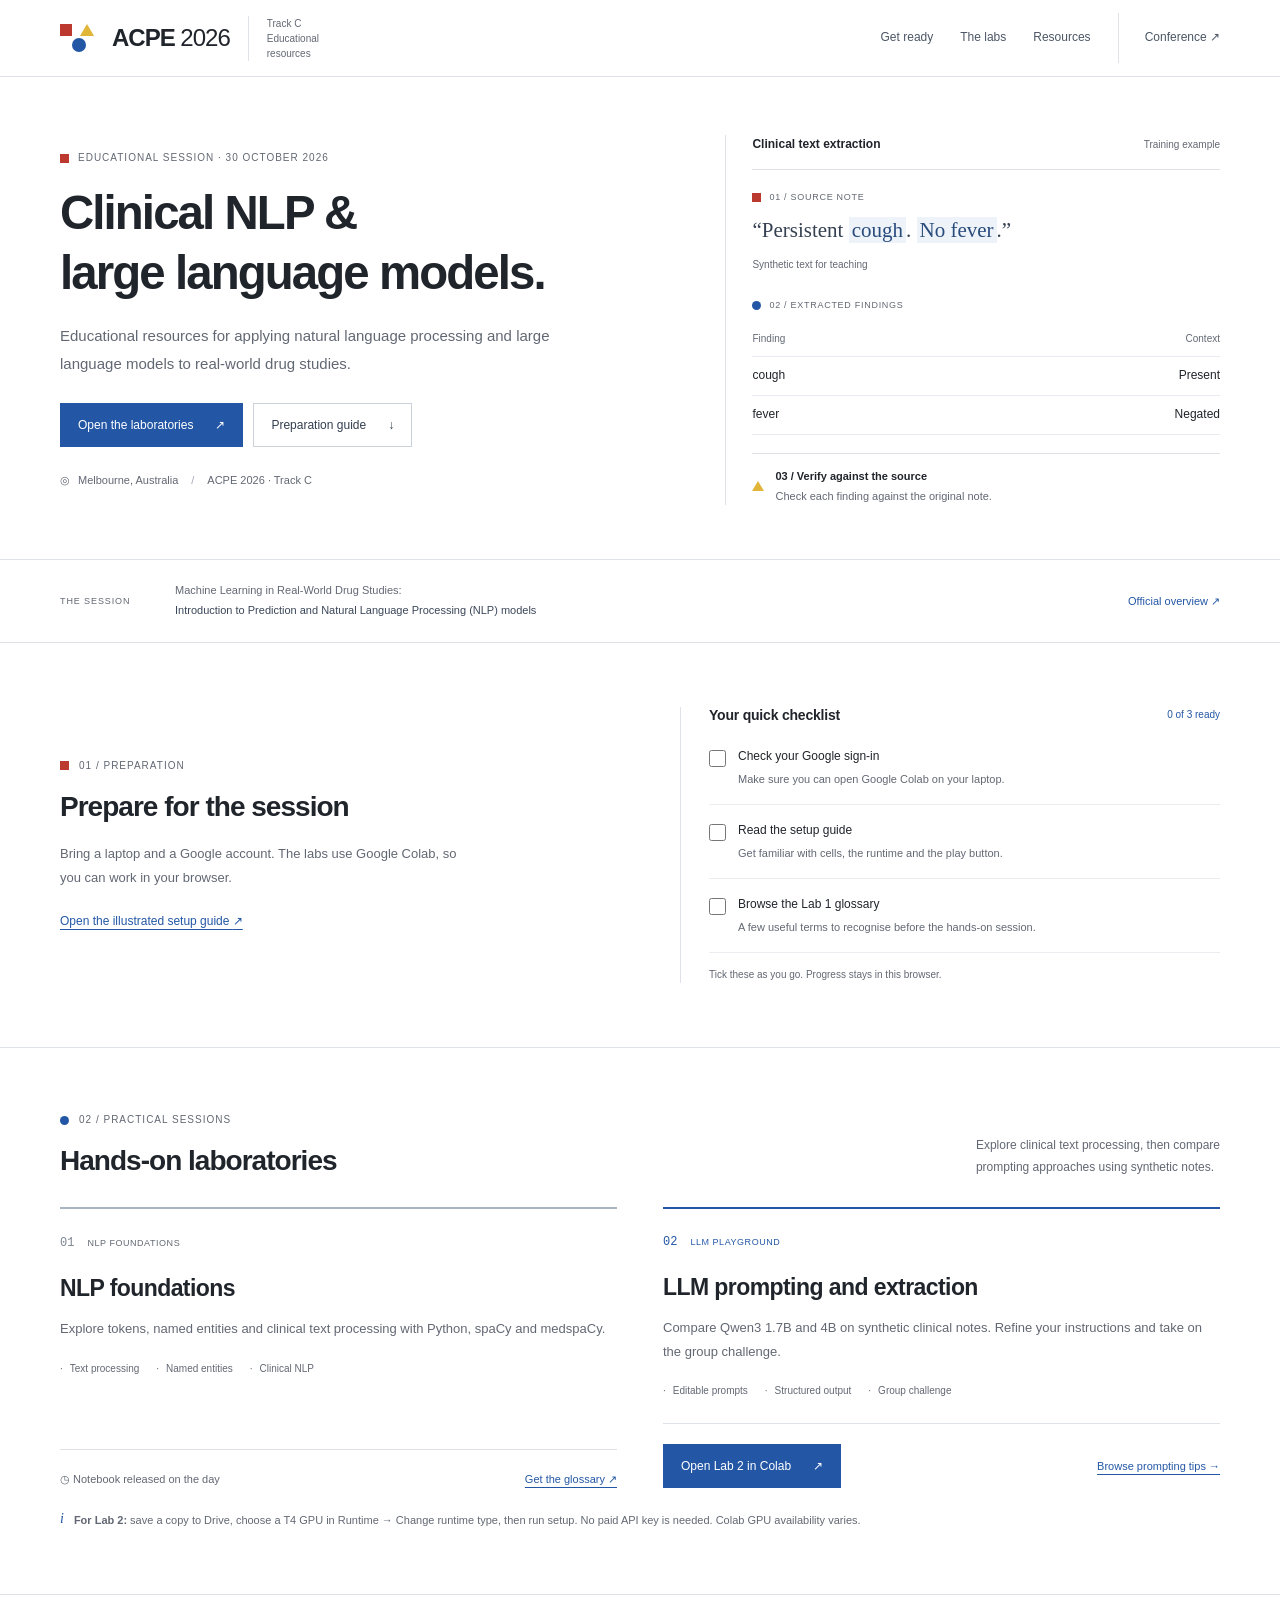
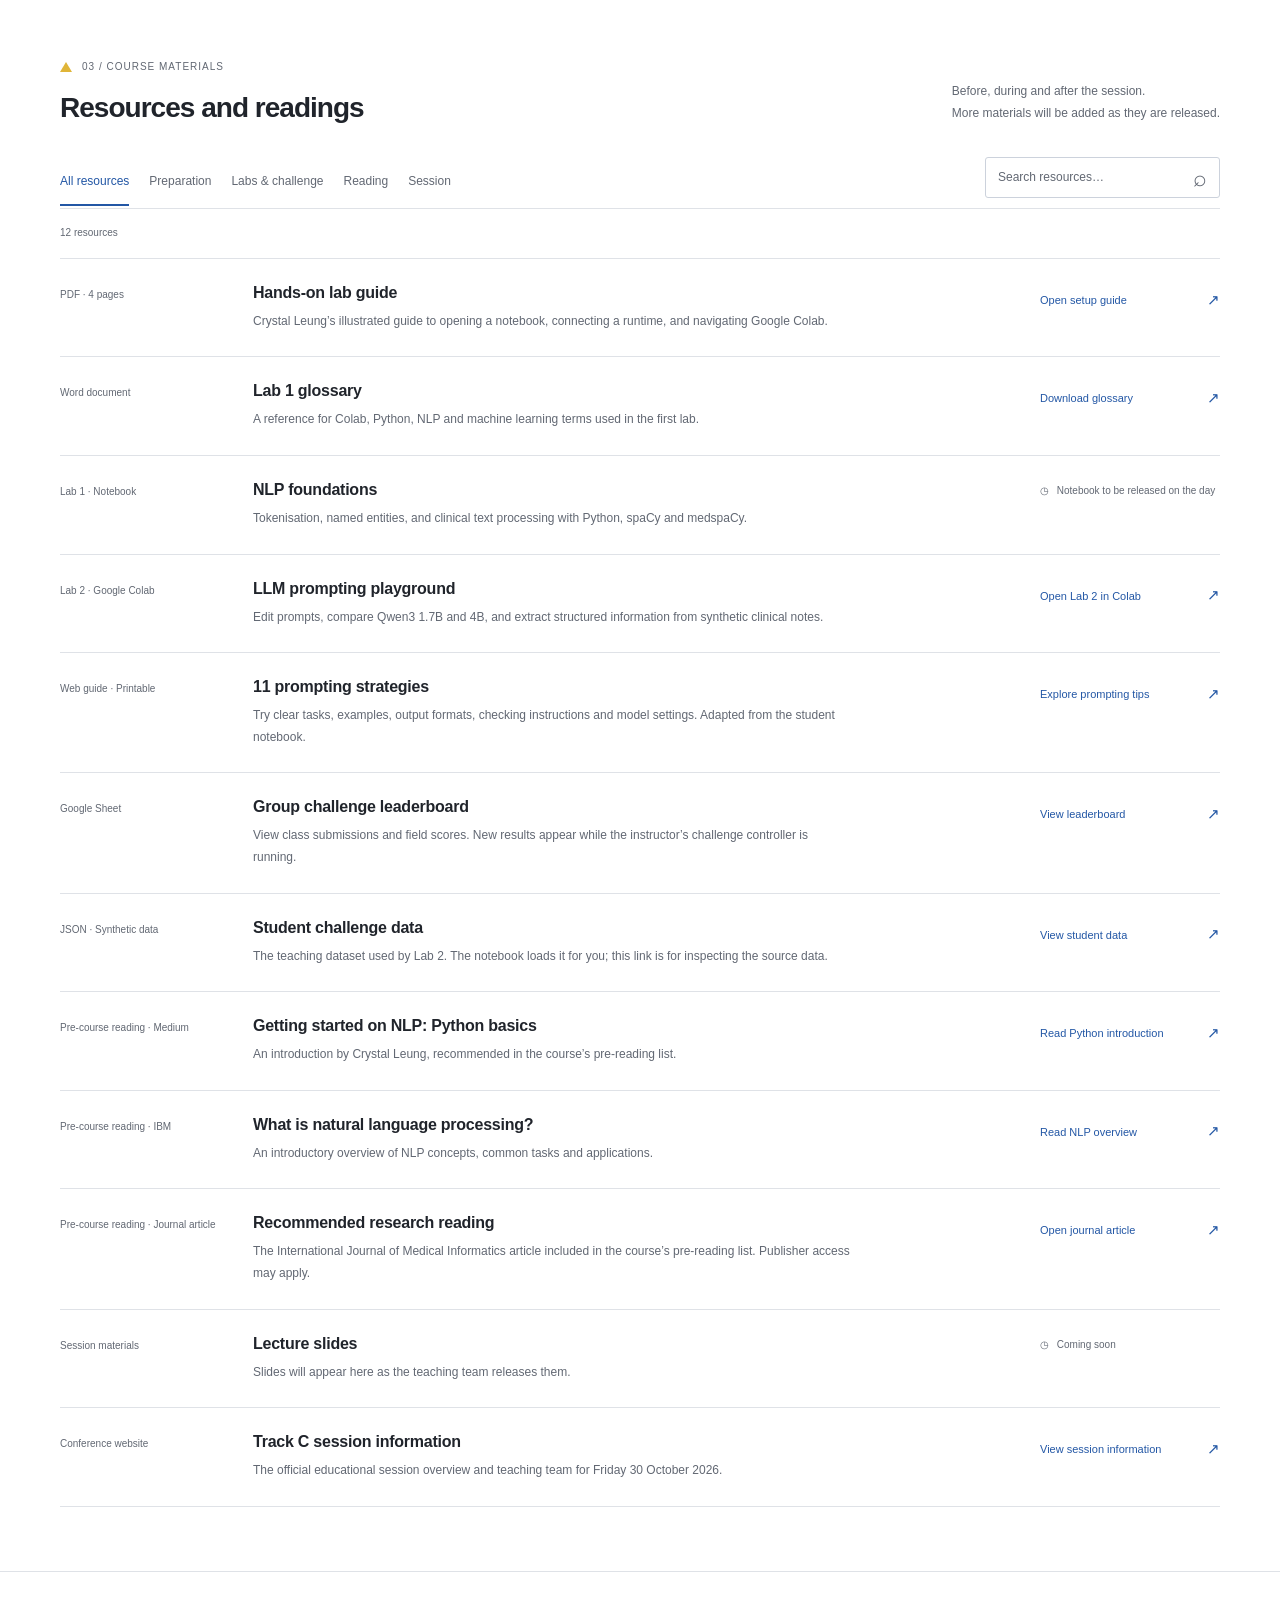
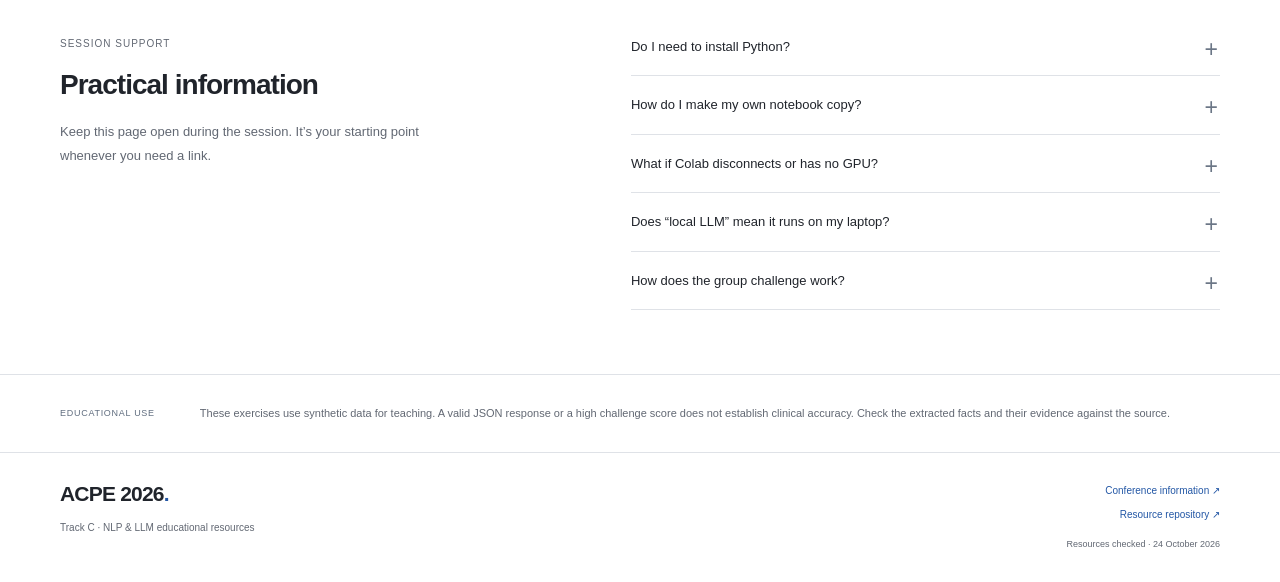
<file: index.html>
<!doctype html>
<html lang="en-AU">
<head>
  <meta charset="utf-8">
  <meta name="viewport" content="width=device-width, initial-scale=1">
  <meta name="description" content="Your resource hub for ACPE 2026 Track C. Prepare for the NLP and LLM educational session, launch the labs, and find guides, readings and challenge resources.">
  <meta name="theme-color" content="#ffffff">
  <meta property="og:title" content="ACPE 2026 · NLP & LLM learning hub">
  <meta property="og:description" content="Prepare. Experiment. Learn. All your Track C educational session resources in one place.">
  <meta property="og:type" content="website">
  <meta property="og:url" content="https://acpe2026nlp.github.io/">
  <title>ACPE 2026 · NLP & LLM learning hub</title>
  <link rel="icon" href="assets/favicon.svg" type="image/svg+xml">
  <link rel="stylesheet" href="styles.css?v=20261024b">
  <script src="app.js" defer></script>
</head>
<body>
<a class="skip-link" href="#main">Skip to content</a>
<header class="site-header">
  <div class="container header-inner">
    <a class="brand" href="#" aria-label="ACPE 2026 learning hub home"><span class="bauhaus-mark" aria-hidden="true"><i></i><i></i><i></i></span><span class="brand-name">ACPE <b>2026</b></span><small>Track C<br>Educational resources</small></a>
    <nav aria-label="Main navigation"><a href="#prepare">Get ready</a><a href="#labs">The labs</a><a href="#resources">Resources</a><a class="nav-external" href="https://www.asianpharmacoepi.org/educational-sessions/">Conference <span aria-hidden="true">↗</span></a></nav>
  </div>
</header>
<main id="main">
<section class="hero container" aria-labelledby="hero-title">
  <div class="hero-copy">
    <p class="eyebrow"><span class="shape shape-square" aria-hidden="true"></span> EDUCATIONAL SESSION · 30 OCTOBER 2026</p>
    <h1 id="hero-title">Clinical NLP &amp;<br><span>large language models.</span></h1>
    <p class="hero-description">Educational resources for applying natural language processing and large language models to real-world drug studies.</p>
    <div class="hero-actions"><a class="button primary" href="#labs">Open the laboratories <span aria-hidden="true">↗</span></a><a class="button secondary" href="#prepare">Preparation guide <span aria-hidden="true">↓</span></a></div>
    <p class="location"><span aria-hidden="true">◎</span> Melbourne, Australia <span class="separator">/</span> ACPE 2026 · Track C</p>
  </div>
  <div class="hero-art" aria-label="Synthetic clinical note and extracted findings">
    <div class="art-topline"><span>Clinical text extraction</span><span class="example-label">Training example</span></div>
    <div class="note-sheet"><div class="sheet-heading"><span class="shape shape-square" aria-hidden="true"></span>01 / SOURCE NOTE</div><p>“Persistent <mark>cough</mark>. <mark>No fever</mark>.”</p><span class="synthetic-tag">Synthetic text for teaching</span></div>
    <table class="data-sheet"><caption><span class="shape shape-circle" aria-hidden="true"></span>02 / EXTRACTED FINDINGS</caption><thead><tr><th scope="col">Finding</th><th scope="col">Context</th></tr></thead><tbody><tr><td>cough</td><td>Present</td></tr><tr><td>fever</td><td>Negated</td></tr></tbody></table>
    <div class="verify-line"><span class="shape shape-triangle" aria-hidden="true"></span><div><b>03 / Verify against the source</b><p>Check each finding against the original note.</p></div></div>
  </div>
</section>
<div class="course-strip"><div class="container"><span class="eyebrow">THE SESSION</span><p>Machine Learning in Real-World Drug Studies:<br><strong>Introduction to Prediction and Natural Language Processing (NLP) models</strong></p><a href="https://www.asianpharmacoepi.org/educational-sessions/" aria-label="View the official Track C session overview">Official overview <span aria-hidden="true">↗</span></a></div></div>
<section id="prepare" class="container section preparation" aria-labelledby="prepare-title">
  <div><p class="eyebrow"><span class="shape shape-square" aria-hidden="true"></span>01 / PREPARATION</p><h2 id="prepare-title">Prepare for the session</h2><p class="section-intro">Bring a laptop and a Google account. The labs use Google Colab, so you can work in your browser.</p><a class="text-link" href="assets/hands-on-lab-guide.pdf">Open the illustrated setup guide <span aria-hidden="true">↗</span></a></div>
  <div class="checklist"><div class="checklist-heading"><h3>Your quick checklist</h3><span id="check-count" aria-live="polite">0 of 3 ready</span></div>
    <label class="check-row"><input type="checkbox" data-check="account"><span><strong>Check your Google sign-in</strong><small>Make sure you can open Google Colab on your laptop.</small></span></label>
    <label class="check-row"><input type="checkbox" data-check="guide"><span><strong>Read the setup guide</strong><small>Get familiar with cells, the runtime and the play button.</small></span></label>
    <label class="check-row"><input type="checkbox" data-check="glossary"><span><strong>Browse the Lab 1 glossary</strong><small>A few useful terms to recognise before the hands-on session.</small></span></label>
    <p class="check-note">Tick these as you go. Progress stays in this browser.</p>
  </div>
</section>
<section id="labs" class="labs-section" aria-labelledby="labs-title"><div class="container section">
  <div class="section-heading"><div><p class="eyebrow"><span class="shape shape-circle" aria-hidden="true"></span>02 / PRACTICAL SESSIONS</p><h2 id="labs-title">Hands-on laboratories</h2></div><p>Explore clinical text processing, then compare<br>prompting approaches using synthetic notes.</p></div>
  <div class="lab-grid">
    <article class="lab-card"><div class="lab-top"><span class="lab-number">01</span><span class="pill">NLP FOUNDATIONS</span><span class="lab-glyph" aria-hidden="true">{ }</span></div><h3>NLP foundations</h3><p>Explore tokens, named entities and clinical text processing with Python, spaCy and medspaCy.</p><ul class="lab-topics"><li>Text processing</li><li>Named entities</li><li>Clinical NLP</li></ul><div class="lab-footer"><p class="release-note"><span aria-hidden="true">◷</span> Notebook released on the day</p><a href="assets/lab-1-glossary.docx" download>Get the glossary <span aria-hidden="true">↗</span></a></div></article>
    <article class="lab-card lab-featured"><div class="lab-top"><span class="lab-number">02</span><span class="pill">LLM PLAYGROUND</span><span class="lab-glyph" aria-hidden="true">✳</span></div><h3>LLM prompting and extraction</h3><p>Compare Qwen3 1.7B and 4B on synthetic clinical notes. Refine your instructions and take on the group challenge.</p><ul class="lab-topics"><li>Editable prompts</li><li>Structured output</li><li>Group challenge</li></ul><div class="lab-footer"><a class="button cream" href="https://colab.research.google.com/drive/1dyXt0pZRqkVmmbshcT4ECdzgV1lTdctf">Open Lab 2 in Colab <span aria-hidden="true">↗</span></a><a class="quiet-link" href="prompting-guide.html">Browse prompting tips <span aria-hidden="true">→</span></a></div></article>
  </div>
  <div class="lab-note"><span aria-hidden="true">i</span><p><strong>For Lab 2:</strong> save a copy to Drive, choose a T4 GPU in Runtime → Change runtime type, then run setup. No paid API key is needed. Colab GPU availability varies.</p></div>
</div></section>
<section id="resources" class="container section" aria-labelledby="resources-title">
  <div class="section-heading"><div><p class="eyebrow"><span class="shape shape-triangle" aria-hidden="true"></span>03 / COURSE MATERIALS</p><h2 id="resources-title">Resources and readings</h2></div><p>Before, during and after the session.<br>More materials will be added as they are released.</p></div>
  <div class="resource-controls" hidden><div class="filters" role="group" aria-label="Filter resources"><button type="button" data-filter="all" aria-pressed="true">All resources</button><button type="button" data-filter="prepare" aria-pressed="false">Preparation</button><button type="button" data-filter="labs" aria-pressed="false">Labs & challenge</button><button type="button" data-filter="reading" aria-pressed="false">Reading</button><button type="button" data-filter="session" aria-pressed="false">Session</button></div><div class="search-wrap"><label class="sr-only" for="resource-search">Search resources</label><input id="resource-search" type="search" placeholder="Search resources…" autocomplete="off"><span aria-hidden="true">⌕</span></div></div>
  <p id="result-count" class="result-count" aria-live="polite"></p>
  <div class="resource-grid"><article class="resource-card" data-category="prepare">
      <p class="eyebrow">PDF · 4 pages</p><div class="resource-content"><h3>Hands-on lab guide</h3>
      <p class="resource-description">Crystal Leung’s illustrated guide to opening a notebook, connecting a runtime, and navigating Google Colab.</p></div><a class="resource-link" href="assets/hands-on-lab-guide.pdf">Open setup guide <span aria-hidden="true">↗</span></a></article>
<article class="resource-card" data-category="prepare">
      <p class="eyebrow">Word document</p><div class="resource-content"><h3>Lab 1 glossary</h3>
      <p class="resource-description">A reference for Colab, Python, NLP and machine learning terms used in the first lab.</p></div><a class="resource-link" href="assets/lab-1-glossary.docx" download>Download glossary <span aria-hidden="true">↗</span></a></article>
<article class="resource-card" data-category="labs">
      <p class="eyebrow">Lab 1 · Notebook</p><div class="resource-content"><h3>NLP foundations</h3>
      <p class="resource-description">Tokenisation, named entities, and clinical text processing with Python, spaCy and medspaCy.</p></div><p class="pending"><span aria-hidden="true">◷</span> Notebook to be released on the day</p></article>
<article class="resource-card" data-category="labs">
      <p class="eyebrow">Lab 2 · Google Colab</p><div class="resource-content"><h3>LLM prompting playground</h3>
      <p class="resource-description">Edit prompts, compare Qwen3 1.7B and 4B, and extract structured information from synthetic clinical notes.</p></div><a class="resource-link" href="https://colab.research.google.com/drive/1dyXt0pZRqkVmmbshcT4ECdzgV1lTdctf">Open Lab 2 in Colab <span aria-hidden="true">↗</span></a></article>
<article class="resource-card" data-category="labs">
      <p class="eyebrow">Web guide · Printable</p><div class="resource-content"><h3>11 prompting strategies</h3>
      <p class="resource-description">Try clear tasks, examples, output formats, checking instructions and model settings. Adapted from the student notebook.</p></div><a class="resource-link" href="prompting-guide.html">Explore prompting tips <span aria-hidden="true">↗</span></a></article>
<article class="resource-card" data-category="labs">
      <p class="eyebrow">Google Sheet</p><div class="resource-content"><h3>Group challenge leaderboard</h3>
      <p class="resource-description">View class submissions and field scores. New results appear while the instructor’s challenge controller is running.</p></div><a class="resource-link" href="https://docs.google.com/spreadsheets/d/1psVhRGWpEj53dJiz1CX_qoiy1RkRH3oZBM9ozmtsFGk/view?gid=580051616#gid=580051616">View leaderboard <span aria-hidden="true">↗</span></a></article>
<article class="resource-card" data-category="labs">
      <p class="eyebrow">JSON · Synthetic data</p><div class="resource-content"><h3>Student challenge data</h3>
      <p class="resource-description">The teaching dataset used by Lab 2. The notebook loads it for you; this link is for inspecting the source data.</p></div><a class="resource-link" href="https://drive.google.com/file/d/1bzBv1ms1ZY_g55pxmK44UhEWTayjChO1/view">View student data <span aria-hidden="true">↗</span></a></article>
<article class="resource-card" data-category="reading">
      <p class="eyebrow">Pre-course reading · Medium</p><div class="resource-content"><h3>Getting started on NLP: Python basics</h3>
      <p class="resource-description">An introduction by Crystal Leung, recommended in the course’s pre-reading list.</p></div><a class="resource-link" href="https://medium.com/@crystalleungg/getting-started-on-nlp-python-basics-f23195c00903">Read Python introduction <span aria-hidden="true">↗</span></a></article>
<article class="resource-card" data-category="reading">
      <p class="eyebrow">Pre-course reading · IBM</p><div class="resource-content"><h3>What is natural language processing?</h3>
      <p class="resource-description">An introductory overview of NLP concepts, common tasks and applications.</p></div><a class="resource-link" href="https://www.ibm.com/think/topics/natural-language-processing">Read NLP overview <span aria-hidden="true">↗</span></a></article>
<article class="resource-card" data-category="reading">
      <p class="eyebrow">Pre-course reading · Journal article</p><div class="resource-content"><h3>Recommended research reading</h3>
      <p class="resource-description">The International Journal of Medical Informatics article included in the course’s pre-reading list. Publisher access may apply.</p></div><a class="resource-link" href="https://www.sciencedirect.com/science/article/pii/S1386505625002667">Open journal article <span aria-hidden="true">↗</span></a></article>
<article class="resource-card" data-category="session">
      <p class="eyebrow">Session materials</p><div class="resource-content"><h3>Lecture slides</h3>
      <p class="resource-description">Slides will appear here as the teaching team releases them.</p></div><p class="pending"><span aria-hidden="true">◷</span> Coming soon</p></article>
<article class="resource-card" data-category="session">
      <p class="eyebrow">Conference website</p><div class="resource-content"><h3>Track C session information</h3>
      <p class="resource-description">The official educational session overview and teaching team for Friday 30 October 2026.</p></div><a class="resource-link" href="https://www.asianpharmacoepi.org/educational-sessions/">View session information <span aria-hidden="true">↗</span></a></article></div>
  <div id="empty-state" class="empty-state" hidden><h3>No resources found.</h3><p>Try another search or view the full library.</p><button class="button secondary" id="reset-resources" type="button">Reset filters</button></div>
</section>
<section class="help-section"><div class="container section help-grid"><div><p class="eyebrow">SESSION SUPPORT</p><h2>Practical information</h2><p class="section-intro">Keep this page open during the session. It’s your starting point whenever you need a link.</p></div><div class="faq">
  <details><summary>Do I need to install Python?</summary><p>The supplied labs run in Google Colab in your browser. Sign in with your Google account and follow the setup cells in the notebook. You do not need to set up Python on your laptop.</p></details>
  <details><summary>How do I make my own notebook copy?</summary><p>For Lab 2, open the Colab link and select File → Save a copy in Drive. Work in that copy. For the Lab 1 download, follow the upload steps in the <a href="assets/hands-on-lab-guide.pdf">setup guide</a>.</p></details>
  <details><summary>What if Colab disconnects or has no GPU?</summary><p>A fresh runtime loses its installed packages, variables and temporary files. Reconnect and rerun the setup cells. Lab 2 uses a T4 GPU; if one is unavailable, ask an instructor about sharing a runtime with your group.</p></details>
  <details><summary>Does “local LLM” mean it runs on my laptop?</summary><p>In this Colab exercise, the open-weight model runs inside the Colab runtime on Google’s servers. It is not running on your laptop. Use the supplied synthetic notes for the exercise.</p></details>
  <details><summary>How does the group challenge work?</summary><p>Experiment with one note, check the 20-note practice preview, then freeze your prompt for the 80-note challenge. Follow the notebook for submission limits and scoring. The leaderboard updates while the instructor’s controller is running.</p></details>
</div></div></section>
<section class="container closing-note"><span class="note-label">EDUCATIONAL USE</span><p>These exercises use synthetic data for teaching. A valid JSON response or a high challenge score does not establish clinical accuracy. Check the extracted facts and their evidence against the source.</p></section>
</main>
<footer class="site-footer"><div class="container"><div><a class="footer-brand" href="#">ACPE 2026<span class="footer-dot">.</span></a><p>Track C · NLP & LLM educational resources</p></div><div class="footer-links"><a href="https://www.asianpharmacoepi.org/educational-sessions/">Conference information ↗</a><a href="https://github.com/ACPE2026NLP/acpe2026nlp.github.io">Resource repository ↗</a><span>Resources checked · 24 October 2026</span></div></div></footer>
</body></html>
</file>
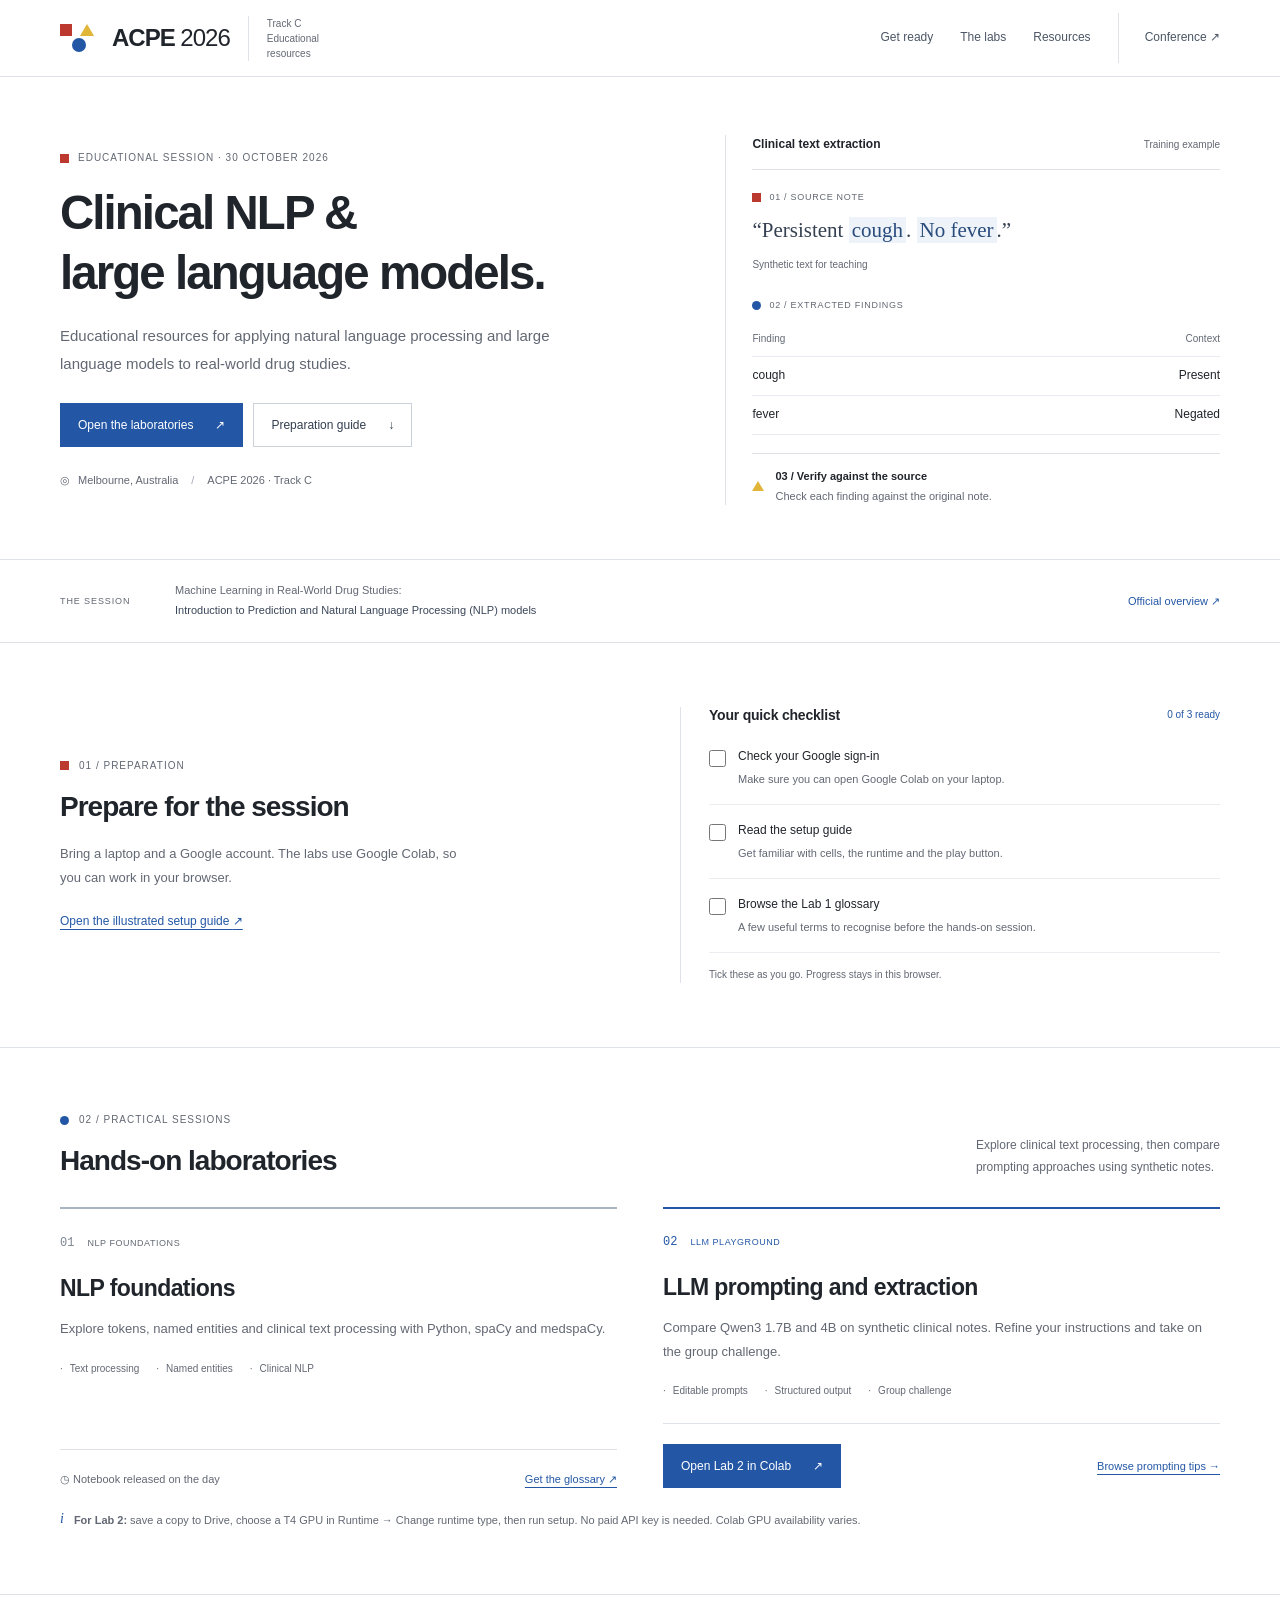
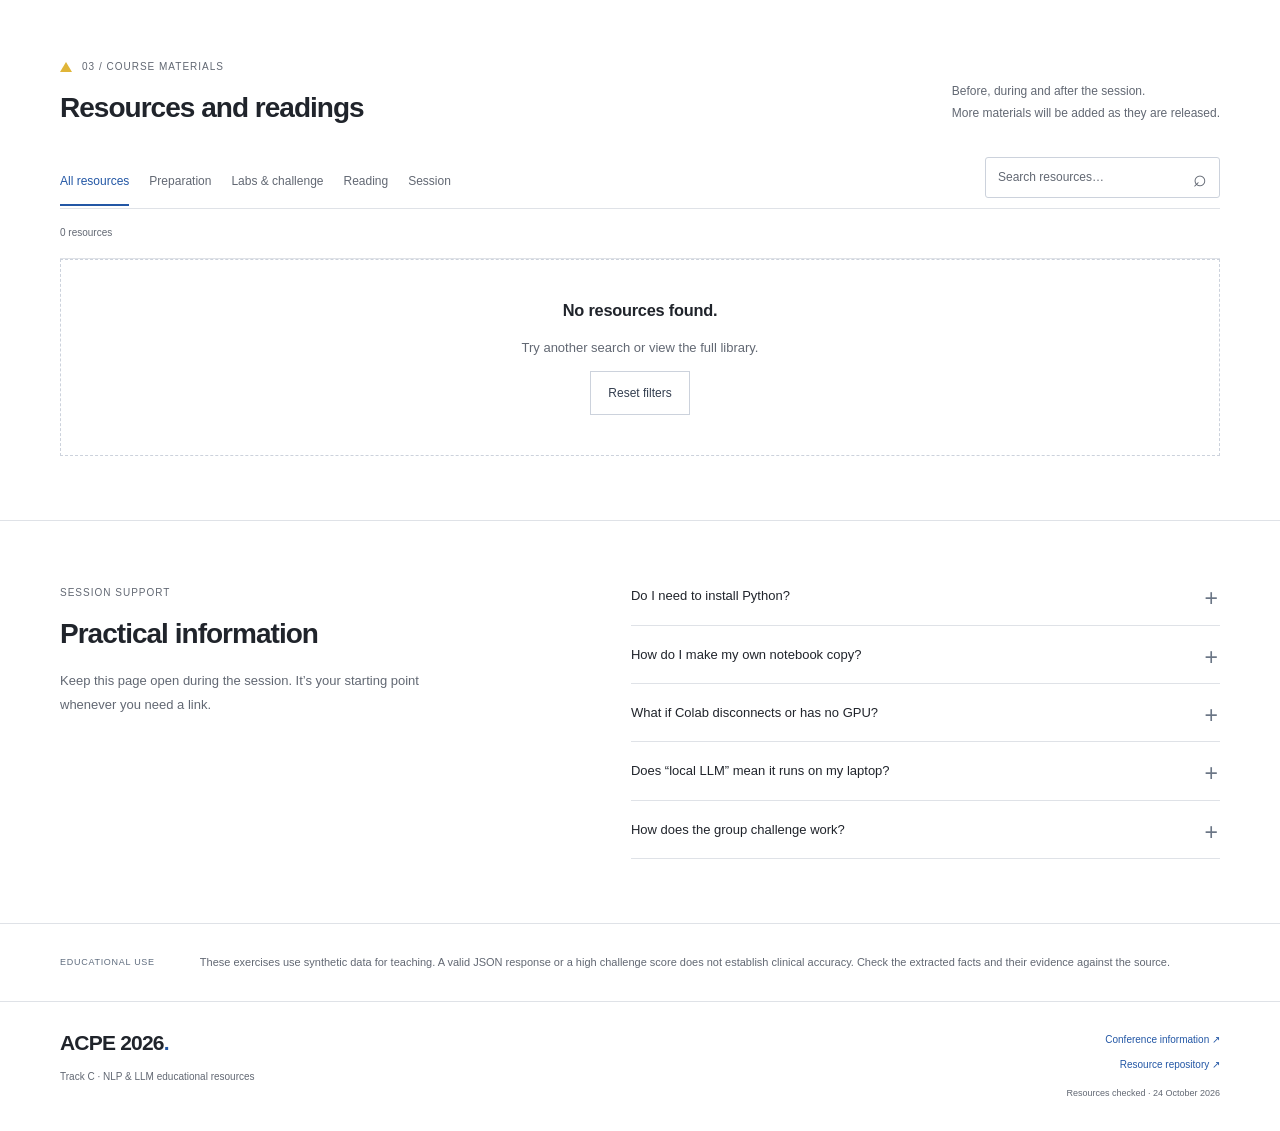
<file: index.template.html>
<!doctype html>
<html lang="en-AU">
<head>
  <meta charset="utf-8">
  <meta name="viewport" content="width=device-width, initial-scale=1">
  <meta name="description" content="Your resource hub for ACPE 2026 Track C. Prepare for the NLP and LLM educational session, launch the labs, and find guides, readings and challenge resources.">
  <meta name="theme-color" content="#ffffff">
  <meta property="og:title" content="ACPE 2026 · NLP & LLM learning hub">
  <meta property="og:description" content="Prepare. Experiment. Learn. All your Track C educational session resources in one place.">
  <meta property="og:type" content="website">
  <meta property="og:url" content="https://acpe2026nlp.github.io/">
  <title>ACPE 2026 · NLP & LLM learning hub</title>
  <link rel="icon" href="assets/favicon.svg" type="image/svg+xml">
  <link rel="stylesheet" href="styles.css?v=20261024b">
  <script src="app.js" defer></script>
</head>
<body>
<a class="skip-link" href="#main">Skip to content</a>
<header class="site-header">
  <div class="container header-inner">
    <a class="brand" href="#" aria-label="ACPE 2026 learning hub home"><span class="bauhaus-mark" aria-hidden="true"><i></i><i></i><i></i></span><span class="brand-name">ACPE <b>2026</b></span><small>Track C<br>Educational resources</small></a>
    <nav aria-label="Main navigation"><a href="#prepare">Get ready</a><a href="#labs">The labs</a><a href="#resources">Resources</a><a class="nav-external" href="https://www.asianpharmacoepi.org/educational-sessions/">Conference <span aria-hidden="true">↗</span></a></nav>
  </div>
</header>
<main id="main">
<section class="hero container" aria-labelledby="hero-title">
  <div class="hero-copy">
    <p class="eyebrow"><span class="shape shape-square" aria-hidden="true"></span> EDUCATIONAL SESSION · 30 OCTOBER 2026</p>
    <h1 id="hero-title">Clinical NLP &amp;<br><span>large language models.</span></h1>
    <p class="hero-description">Educational resources for applying natural language processing and large language models to real-world drug studies.</p>
    <div class="hero-actions"><a class="button primary" href="#labs">Open the laboratories <span aria-hidden="true">↗</span></a><a class="button secondary" href="#prepare">Preparation guide <span aria-hidden="true">↓</span></a></div>
    <p class="location"><span aria-hidden="true">◎</span> Melbourne, Australia <span class="separator">/</span> ACPE 2026 · Track C</p>
  </div>
  <div class="hero-art" aria-label="Synthetic clinical note and extracted findings">
    <div class="art-topline"><span>Clinical text extraction</span><span class="example-label">Training example</span></div>
    <div class="note-sheet"><div class="sheet-heading"><span class="shape shape-square" aria-hidden="true"></span>01 / SOURCE NOTE</div><p>“Persistent <mark>cough</mark>. <mark>No fever</mark>.”</p><span class="synthetic-tag">Synthetic text for teaching</span></div>
    <table class="data-sheet"><caption><span class="shape shape-circle" aria-hidden="true"></span>02 / EXTRACTED FINDINGS</caption><thead><tr><th scope="col">Finding</th><th scope="col">Context</th></tr></thead><tbody><tr><td>cough</td><td>Present</td></tr><tr><td>fever</td><td>Negated</td></tr></tbody></table>
    <div class="verify-line"><span class="shape shape-triangle" aria-hidden="true"></span><div><b>03 / Verify against the source</b><p>Check each finding against the original note.</p></div></div>
  </div>
</section>
<div class="course-strip"><div class="container"><span class="eyebrow">THE SESSION</span><p>Machine Learning in Real-World Drug Studies:<br><strong>Introduction to Prediction and Natural Language Processing (NLP) models</strong></p><a href="https://www.asianpharmacoepi.org/educational-sessions/" aria-label="View the official Track C session overview">Official overview <span aria-hidden="true">↗</span></a></div></div>
<section id="prepare" class="container section preparation" aria-labelledby="prepare-title">
  <div><p class="eyebrow"><span class="shape shape-square" aria-hidden="true"></span>01 / PREPARATION</p><h2 id="prepare-title">Prepare for the session</h2><p class="section-intro">Bring a laptop and a Google account. The labs use Google Colab, so you can work in your browser.</p><a class="text-link" href="assets/hands-on-lab-guide.pdf">Open the illustrated setup guide <span aria-hidden="true">↗</span></a></div>
  <div class="checklist"><div class="checklist-heading"><h3>Your quick checklist</h3><span id="check-count" aria-live="polite">0 of 3 ready</span></div>
    <label class="check-row"><input type="checkbox" data-check="account"><span><strong>Check your Google sign-in</strong><small>Make sure you can open Google Colab on your laptop.</small></span></label>
    <label class="check-row"><input type="checkbox" data-check="guide"><span><strong>Read the setup guide</strong><small>Get familiar with cells, the runtime and the play button.</small></span></label>
    <label class="check-row"><input type="checkbox" data-check="glossary"><span><strong>Browse the Lab 1 glossary</strong><small>A few useful terms to recognise before the hands-on session.</small></span></label>
    <p class="check-note">Tick these as you go. Progress stays in this browser.</p>
  </div>
</section>
<section id="labs" class="labs-section" aria-labelledby="labs-title"><div class="container section">
  <div class="section-heading"><div><p class="eyebrow"><span class="shape shape-circle" aria-hidden="true"></span>02 / PRACTICAL SESSIONS</p><h2 id="labs-title">Hands-on laboratories</h2></div><p>Explore clinical text processing, then compare<br>prompting approaches using synthetic notes.</p></div>
  <div class="lab-grid">
    <article class="lab-card"><div class="lab-top"><span class="lab-number">01</span><span class="pill">NLP FOUNDATIONS</span><span class="lab-glyph" aria-hidden="true">{ }</span></div><h3>NLP foundations</h3><p>Explore tokens, named entities and clinical text processing with Python, spaCy and medspaCy.</p><ul class="lab-topics"><li>Text processing</li><li>Named entities</li><li>Clinical NLP</li></ul><div class="lab-footer"><p class="release-note"><span aria-hidden="true">◷</span> Notebook released on the day</p><a href="assets/lab-1-glossary.docx" download>Get the glossary <span aria-hidden="true">↗</span></a></div></article>
    <article class="lab-card lab-featured"><div class="lab-top"><span class="lab-number">02</span><span class="pill">LLM PLAYGROUND</span><span class="lab-glyph" aria-hidden="true">✳</span></div><h3>LLM prompting and extraction</h3><p>Compare Qwen3 1.7B and 4B on synthetic clinical notes. Refine your instructions and take on the group challenge.</p><ul class="lab-topics"><li>Editable prompts</li><li>Structured output</li><li>Group challenge</li></ul><div class="lab-footer"><a class="button cream" href="https://colab.research.google.com/drive/1dyXt0pZRqkVmmbshcT4ECdzgV1lTdctf">Open Lab 2 in Colab <span aria-hidden="true">↗</span></a><a class="quiet-link" href="prompting-guide.html">Browse prompting tips <span aria-hidden="true">→</span></a></div></article>
  </div>
  <div class="lab-note"><span aria-hidden="true">i</span><p><strong>For Lab 2:</strong> save a copy to Drive, choose a T4 GPU in Runtime → Change runtime type, then run setup. No paid API key is needed. Colab GPU availability varies.</p></div>
</div></section>
<section id="resources" class="container section" aria-labelledby="resources-title">
  <div class="section-heading"><div><p class="eyebrow"><span class="shape shape-triangle" aria-hidden="true"></span>03 / COURSE MATERIALS</p><h2 id="resources-title">Resources and readings</h2></div><p>Before, during and after the session.<br>More materials will be added as they are released.</p></div>
  <div class="resource-controls" hidden><div class="filters" role="group" aria-label="Filter resources"><button type="button" data-filter="all" aria-pressed="true">All resources</button><button type="button" data-filter="prepare" aria-pressed="false">Preparation</button><button type="button" data-filter="labs" aria-pressed="false">Labs & challenge</button><button type="button" data-filter="reading" aria-pressed="false">Reading</button><button type="button" data-filter="session" aria-pressed="false">Session</button></div><div class="search-wrap"><label class="sr-only" for="resource-search">Search resources</label><input id="resource-search" type="search" placeholder="Search resources…" autocomplete="off"><span aria-hidden="true">⌕</span></div></div>
  <p id="result-count" class="result-count" aria-live="polite"></p>
  <div class="resource-grid"><!-- RESOURCE_CARDS --></div>
  <div id="empty-state" class="empty-state" hidden><h3>No resources found.</h3><p>Try another search or view the full library.</p><button class="button secondary" id="reset-resources" type="button">Reset filters</button></div>
</section>
<section class="help-section"><div class="container section help-grid"><div><p class="eyebrow">SESSION SUPPORT</p><h2>Practical information</h2><p class="section-intro">Keep this page open during the session. It’s your starting point whenever you need a link.</p></div><div class="faq">
  <details><summary>Do I need to install Python?</summary><p>The supplied labs run in Google Colab in your browser. Sign in with your Google account and follow the setup cells in the notebook. You do not need to set up Python on your laptop.</p></details>
  <details><summary>How do I make my own notebook copy?</summary><p>For Lab 2, open the Colab link and select File → Save a copy in Drive. Work in that copy. For the Lab 1 download, follow the upload steps in the <a href="assets/hands-on-lab-guide.pdf">setup guide</a>.</p></details>
  <details><summary>What if Colab disconnects or has no GPU?</summary><p>A fresh runtime loses its installed packages, variables and temporary files. Reconnect and rerun the setup cells. Lab 2 uses a T4 GPU; if one is unavailable, ask an instructor about sharing a runtime with your group.</p></details>
  <details><summary>Does “local LLM” mean it runs on my laptop?</summary><p>In this Colab exercise, the open-weight model runs inside the Colab runtime on Google’s servers. It is not running on your laptop. Use the supplied synthetic notes for the exercise.</p></details>
  <details><summary>How does the group challenge work?</summary><p>Experiment with one note, check the 20-note practice preview, then freeze your prompt for the 80-note challenge. Follow the notebook for submission limits and scoring. The leaderboard updates while the instructor’s controller is running.</p></details>
</div></div></section>
<section class="container closing-note"><span class="note-label">EDUCATIONAL USE</span><p>These exercises use synthetic data for teaching. A valid JSON response or a high challenge score does not establish clinical accuracy. Check the extracted facts and their evidence against the source.</p></section>
</main>
<footer class="site-footer"><div class="container"><div><a class="footer-brand" href="#">ACPE 2026<span class="footer-dot">.</span></a><p>Track C · NLP & LLM educational resources</p></div><div class="footer-links"><a href="https://www.asianpharmacoepi.org/educational-sessions/">Conference information ↗</a><a href="https://github.com/ACPE2026NLP/acpe2026nlp.github.io">Resource repository ↗</a><span>Resources checked · 24 October 2026</span></div></div></footer>
</body></html>
</file>
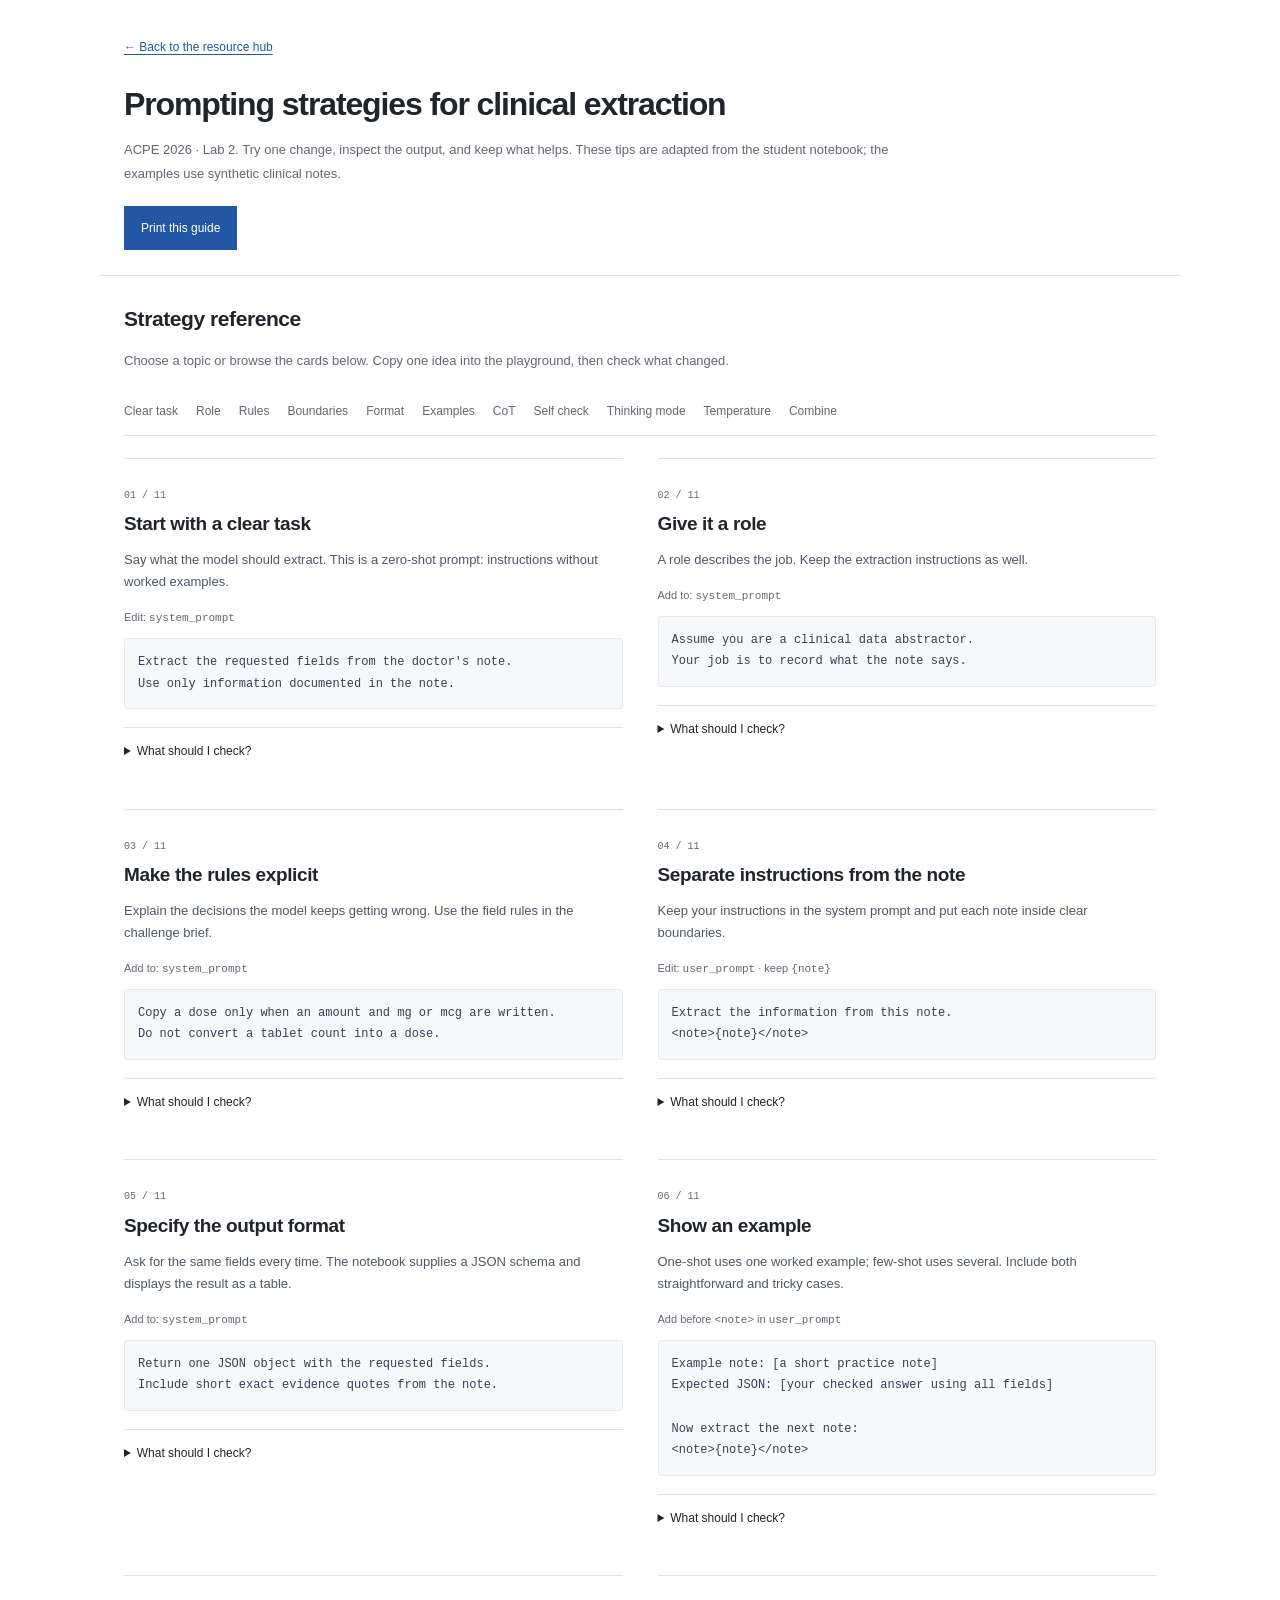
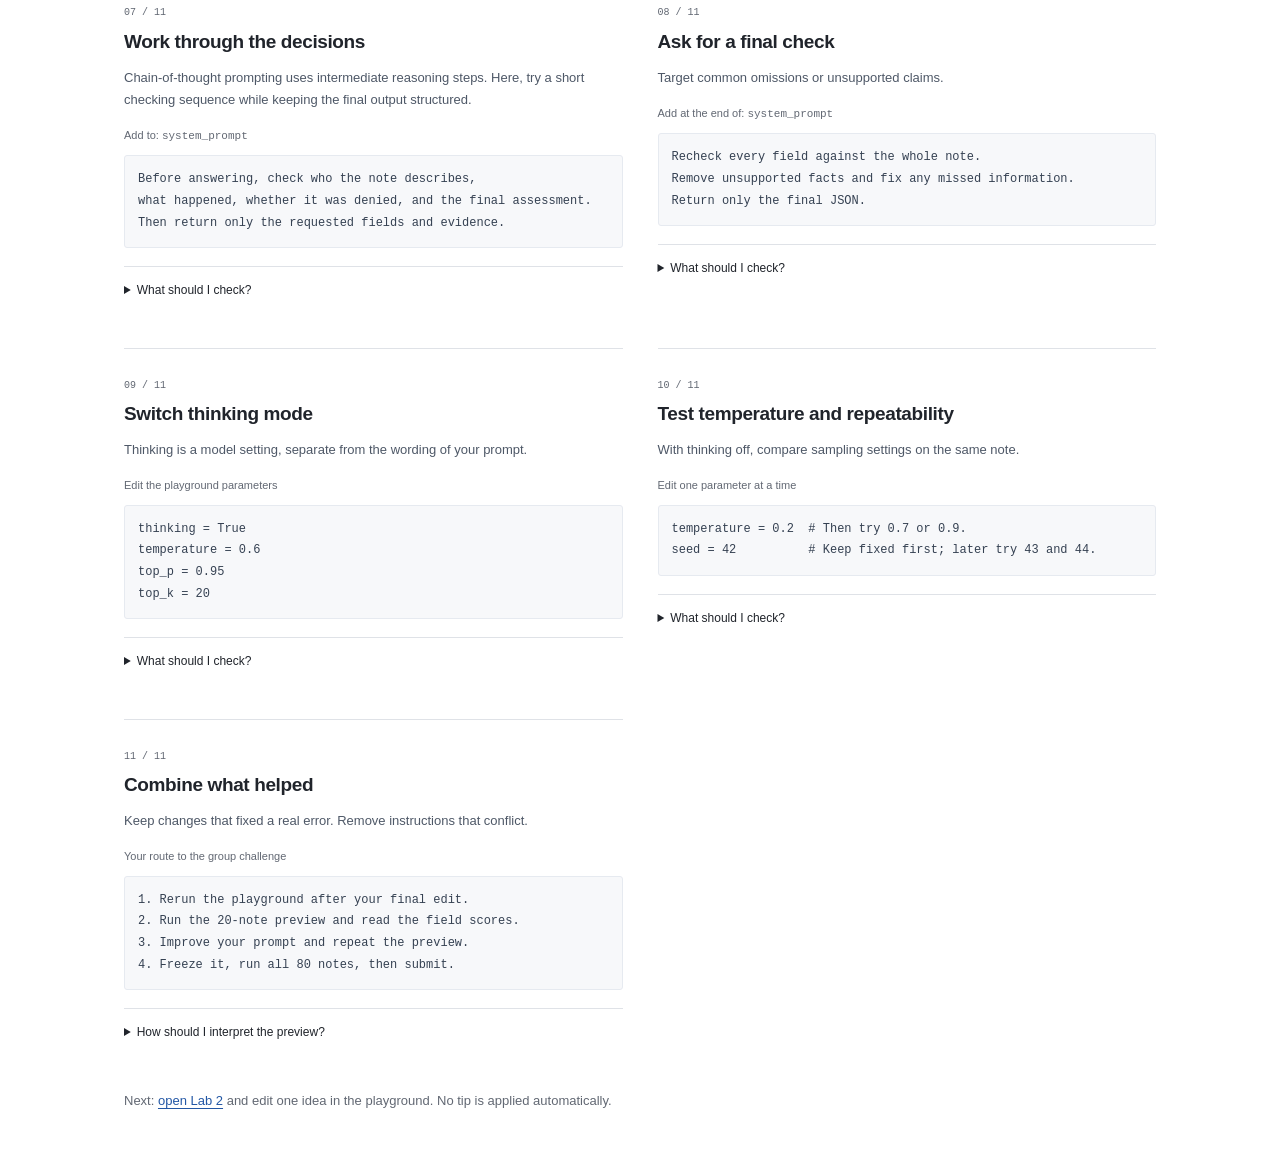
<file: prompting-guide.html>
<!doctype html>
<html lang="en"><head><meta charset="utf-8"><meta name="viewport" content="width=device-width,initial-scale=1">
<title>Prompting strategies · ACPE 2026</title><link rel="icon" href="assets/favicon.svg" type="image/svg+xml"><link rel="stylesheet" href="prompting-guide.css?v=20261024b"></head><body><header class="guide-header"><a href="index.html#resources">← Back to the resource hub</a><h1>Prompting strategies for clinical extraction</h1><p>ACPE 2026 · Lab 2. Try one change, inspect the output, and keep what helps. These tips are adapted from the student notebook; the examples use synthetic clinical notes.</p><button type="button" onclick="window.print()">Print this guide</button></header>
<section class="prompt-guide" aria-label="Prompting tips">
<h2>Strategy reference</h2><p>Choose a topic or browse the cards below. Copy one idea into the playground, then check what changed.</p>
<nav aria-label="Choose a prompting strategy">
<button type="button" onclick="document.getElementById('tip-task').scrollIntoView({behavior:'smooth',block:'nearest',inline:'start'})">Clear task</button><button type="button" onclick="document.getElementById('tip-role').scrollIntoView({behavior:'smooth',block:'nearest',inline:'start'})">Role</button><button type="button" onclick="document.getElementById('tip-rules').scrollIntoView({behavior:'smooth',block:'nearest',inline:'start'})">Rules</button><button type="button" onclick="document.getElementById('tip-boundaries').scrollIntoView({behavior:'smooth',block:'nearest',inline:'start'})">Boundaries</button><button type="button" onclick="document.getElementById('tip-format').scrollIntoView({behavior:'smooth',block:'nearest',inline:'start'})">Format</button><button type="button" onclick="document.getElementById('tip-examples').scrollIntoView({behavior:'smooth',block:'nearest',inline:'start'})">Examples</button><button type="button" onclick="document.getElementById('tip-cot').scrollIntoView({behavior:'smooth',block:'nearest',inline:'start'})">CoT</button><button type="button" onclick="document.getElementById('tip-check').scrollIntoView({behavior:'smooth',block:'nearest',inline:'start'})">Self check</button><button type="button" onclick="document.getElementById('tip-think').scrollIntoView({behavior:'smooth',block:'nearest',inline:'start'})">Thinking mode</button><button type="button" onclick="document.getElementById('tip-sampling').scrollIntoView({behavior:'smooth',block:'nearest',inline:'start'})">Temperature</button><button type="button" onclick="document.getElementById('tip-combine').scrollIntoView({behavior:'smooth',block:'nearest',inline:'start'})">Combine</button>
</nav>
<div class="tip-deck" tabindex="0" role="region" aria-label="Prompting strategy cards">
<article class="tip-card" id="tip-task"><span class="count">01 / 11</span><h3>Start with a clear task</h3><p>Say what the model should extract. This is a zero-shot prompt: instructions without worked examples.</p><p class="where">Edit: <code>system_prompt</code></p><pre>Extract the requested fields from the doctor's note.
Use only information documented in the note.</pre><details><summary>What should I check?</summary><p>Did it miss a field or invent a fact? Write down one error before adding more instructions.</p></details></article>
<article class="tip-card" id="tip-role"><span class="count">02 / 11</span><h3>Give it a role</h3><p>A role describes the job. Keep the extraction instructions as well.</p><p class="where">Add to: <code>system_prompt</code></p><pre>Assume you are a clinical data abstractor.
Your job is to record what the note says.</pre><details><summary>What should I check?</summary><p>Did the facts improve, or did only the tone change? A role does not make the model an expert.</p><a class="reference" href="https://aclanthology.org/2024.findings-emnlp.888/" target="_blank" rel="noopener">Read the persona study</a></details></article>
<article class="tip-card" id="tip-rules"><span class="count">03 / 11</span><h3>Make the rules explicit</h3><p>Explain the decisions the model keeps getting wrong. Use the field rules in the challenge brief.</p><p class="where">Add to: <code>system_prompt</code></p><pre>Copy a dose only when an amount and mg or mcg are written.
Do not convert a tablet count into a dose.</pre><details><summary>What should I check?</summary><p>Try a note with a written dose and one without. Clear rules should help both, not just your first example.</p></details></article>
<article class="tip-card" id="tip-boundaries"><span class="count">04 / 11</span><h3>Separate instructions from the note</h3><p>Keep your instructions in the system prompt and put each note inside clear boundaries.</p><p class="where">Edit: <code>user_prompt</code> · keep <code>{note}</code></p><pre>Extract the information from this note.
&lt;note&gt;{note}&lt;/note&gt;</pre><details><summary>What should I check?</summary><p>The placeholder must stay in place: the preview and final run replace it with each new note. Tags clarify boundaries but are not a security guarantee.</p></details></article>
<article class="tip-card" id="tip-format"><span class="count">05 / 11</span><h3>Specify the output format</h3><p>Ask for the same fields every time. The notebook supplies a JSON schema and displays the result as a table.</p><p class="where">Add to: <code>system_prompt</code></p><pre>Return one JSON object with the requested fields.
Include short exact evidence quotes from the note.</pre><details><summary>What should I check?</summary><p>A neat table can still contain wrong facts. Check the values and whether each quote supports them.</p><a class="reference" href="https://docs.ollama.com/capabilities/structured-outputs" target="_blank" rel="noopener">Structured outputs</a></details></article>
<article class="tip-card" id="tip-examples"><span class="count">06 / 11</span><h3>Show an example</h3><p>One-shot uses one worked example; few-shot uses several. Include both straightforward and tricky cases.</p><p class="where">Add before <code>&lt;note&gt;</code> in <code>user_prompt</code></p><pre>Example note: [a short practice note]
Expected JSON: [your checked answer using all fields]

Now extract the next note:
&lt;note&gt;{note}&lt;/note&gt;</pre><details><summary>What should I check?</summary><p>Fill in the brackets yourself. Examples must be accurate. Do not use final-challenge notes as demonstrations; repeatedly tuning on practice cases can inflate your preview score.</p><a class="reference" href="https://arxiv.org/abs/2005.14165" target="_blank" rel="noopener">Few-shot learning paper</a></details></article>
<article class="tip-card" id="tip-cot"><span class="count">07 / 11</span><h3>Work through the decisions</h3><p>Chain-of-thought prompting uses intermediate reasoning steps. Here, try a short checking sequence while keeping the final output structured.</p><p class="where">Add to: <code>system_prompt</code></p><pre>Before answering, check who the note describes,
what happened, whether it was denied, and the final assessment.
Then return only the requested fields and evidence.</pre><details><summary>What should I check?</summary><p>This checklist is a simple classroom adaptation of CoT. Check the final facts: more reasoning does not always improve them.</p><a class="reference" href="https://arxiv.org/abs/2201.11903" target="_blank" rel="noopener">Chain-of-thought paper</a></details></article>
<article class="tip-card" id="tip-check"><span class="count">08 / 11</span><h3>Ask for a final check</h3><p>Target common omissions or unsupported claims.</p><p class="where">Add at the end of: <code>system_prompt</code></p><pre>Recheck every field against the whole note.
Remove unsupported facts and fix any missed information.
Return only the final JSON.</pre><details><summary>What should I check?</summary><p>Did it correct an error or repeat it? This is a single-call check. Full Self-Refine uses separate draft, feedback and revision calls.</p><a class="reference" href="https://arxiv.org/abs/2303.17651" target="_blank" rel="noopener">Self-Refine paper</a></details></article>
<article class="tip-card" id="tip-think"><span class="count">09 / 11</span><h3>Switch thinking mode</h3><p>Thinking is a model setting, separate from the wording of your prompt.</p><p class="where">Edit the playground parameters</p><pre>thinking = True
temperature = 0.6
top_p = 0.95
top_k = 20</pre><details><summary>What should I check?</summary><p>This is Qwen's suggested thinking preset. It changes several settings: compare thinking alone separately if you want to isolate its effect. Watch for longer runs and token-limit failures.</p><a class="reference" href="https://huggingface.co/Qwen/Qwen3-4B#best-practices" target="_blank" rel="noopener">Qwen presets</a> · <a class="reference" href="https://docs.ollama.com/capabilities/thinking" target="_blank" rel="noopener">Thinking mode</a></details></article>
<article class="tip-card" id="tip-sampling"><span class="count">10 / 11</span><h3>Test temperature and repeatability</h3><p>With thinking off, compare sampling settings on the same note.</p><p class="where">Edit one parameter at a time</p><pre>temperature = 0.2  # Then try 0.7 or 0.9.
seed = 42          # Keep fixed first; later try 43 and 44.</pre><details><summary>What should I check?</summary><p>Higher temperature allows more variation, not necessarily better answers. Keep top_p and top_k fixed at first. Repeated agreement is not proof of correctness.</p></details></article>
<article class="tip-card" id="tip-combine"><span class="count">11 / 11</span><h3>Combine what helped</h3><p>Keep changes that fixed a real error. Remove instructions that conflict.</p><p class="where">Your route to the group challenge</p><pre>1. Rerun the playground after your final edit.
2. Run the 20-note preview and read the field scores.
3. Improve your prompt and repeat the preview.
4. Freeze it, run all 80 notes, then submit.</pre><details><summary>How should I interpret the preview?</summary><p>It is feedback on 20 practice notes, not a guaranteed final score. The final 80 notes are separate, and their answers remain with the instructor.</p></details></article>
</div><p class="guide-next">Next: <a href="https://colab.research.google.com/drive/1dyXt0pZRqkVmmbshcT4ECdzgV1lTdctf">open Lab 2</a> and edit one idea in the playground. No tip is applied automatically.</p>
</section><script>
let closedDetails = [];
addEventListener('beforeprint', () => { closedDetails = [...document.querySelectorAll('details:not([open])')]; closedDetails.forEach(el => el.open = true); });
addEventListener('afterprint', () => { closedDetails.forEach(el => el.open = false); });
</script></body></html>
</file>
<file: styles.css>
:root {
  --paper: #fff;
  --ink: #20242b;
  --muted: #626873;
  --line: #dfe2e7;
  --accent: #2357a5;
  --pale: #f3f5f8;
  --red: #bc3930;
  --yellow: #e0b538;
  --font: -apple-system, BlinkMacSystemFont, 'Segoe UI', sans-serif;
}
* { box-sizing: border-box; }
html { scroll-behavior: smooth; scroll-padding-top: 90px; }
body { margin: 0; background: #fff; color: var(--ink); font: 14px/1.65 var(--font); }
a { color: var(--accent); text-underline-offset: 4px; }
button, input { font: inherit; }
a, button, input, summary { touch-action: manipulation; -webkit-tap-highlight-color: transparent; }
button, summary { cursor: pointer; }
button:focus-visible, a:focus-visible, input:focus-visible, summary:focus-visible { outline: 2px solid var(--accent); outline-offset: 4px; }
::selection { background: #dce8f9; color: var(--ink); }
[hidden] { display: none !important; }
.container { width: min(1160px, calc(100% - 80px)); margin-inline: auto; }
.section { padding-block: 64px; }
h1, h2, h3 { color: var(--ink); line-height: 1.25; font-weight: 550; overflow-wrap: break-word; }
h1 { margin: 17px 0 20px; font-size: clamp(34px, 3.7vw, 48px); letter-spacing: -.04em; }
h1 > span { color: var(--ink); }
h2 { font-size: 28px; letter-spacing: -.035em; margin: 0 0 18px; }
h3 { letter-spacing: -.015em; }
p { margin-top: 0; }
.eyebrow { display: flex; align-items: center; gap: 10px; margin: 0 0 15px; color: var(--muted); font-size: 10px; font-weight: 500; letter-spacing: .1em; line-height: 1.6; }
.skip-link { position: fixed; left: 20px; top: -70px; z-index: 20; background: #fff; border: 1px solid var(--accent); padding: 12px 20px; }
.skip-link:focus { top: 12px; }
.sr-only { position: absolute; width: 1px; height: 1px; padding: 0; margin: -1px; overflow: hidden; clip: rect(0,0,0,0); white-space: nowrap; border: 0; }
.site-header { position: sticky; top: 0; z-index: 10; background: #fff; border-bottom: 1px solid var(--line); }
.header-inner { min-height: 76px; display: flex; align-items: center; justify-content: space-between; gap: 28px; }
.brand { display: flex; align-items: center; gap: 18px; color: var(--ink); text-decoration: none; }
.brand-name { font: 600 24px/1 var(--font); letter-spacing: -1px; white-space: nowrap; }
.brand-name b { font-weight: 400; }
.shape { display: inline-block; flex: 0 0 auto; vertical-align: middle; width: 9px; height: 9px; }
.shape-square { background: var(--red); }
.shape-circle { background: var(--accent); border-radius: 50%; }
.shape-triangle { width: 0; height: 0; border-left: 6px solid transparent; border-right: 6px solid transparent; border-bottom: 10px solid var(--yellow); }
.bauhaus-mark { position: relative; display: block; width: 34px; height: 29px; flex-shrink: 0; }
.bauhaus-mark i { position: absolute; display: block; }
.bauhaus-mark i:nth-child(1) { width: 12px; height: 12px; background: var(--red); left: 0; top: 0; }
.bauhaus-mark i:nth-child(2) { width: 14px; height: 14px; background: var(--accent); border-radius: 50%; left: 12px; top: 14px; }
.bauhaus-mark i:nth-child(3) { border-left: 7px solid transparent; border-right: 7px solid transparent; border-bottom: 12px solid var(--yellow); right: 0; top: 0; }
.brand small { max-width: 110px; border-left: 1px solid var(--line); padding-left: 18px; font-size: 10px; line-height: 1.5; color: var(--muted); }
.site-header nav { display: flex; align-items: center; gap: 27px; font-size: 12px; }
.site-header nav a { color: #4c5665; text-decoration: none; padding-block: 15px; }
.site-header nav a:hover { color: var(--accent); text-decoration: underline; }
.nav-external { border-left: 1px solid var(--line); padding-left: 26px; }
.hero { display: grid; grid-template-columns: 1.2fr 1fr; gap: 72px; padding-block: 58px 54px; align-items: center; }
.hero .eyebrow { display: flex; gap: 9px; align-items: center; }

.hero-description { color: var(--muted); font-size: 15px; line-height: 1.85; max-width: 510px; margin-bottom: 26px; }
.hero-actions { display: flex; flex-wrap: wrap; gap: 10px; }
.button { display: inline-flex; align-items: center; justify-content: center; gap: 22px; min-height: 44px; padding: 11px 17px; border: 1px solid transparent; border-radius: 0; text-decoration: none; font-size: 12px; font-weight: 500; line-height: 1.5; }
.primary, .cream { background: var(--accent); color: #fff; }
.primary:hover, .cream:hover { background: #194681; }
.secondary { background: #fff; color: #333e4f; border-color: #ccd2dc; }
.secondary:hover { background: var(--pale); }
.location { margin: 24px 0 0; color: var(--muted); font-size: 11px; display: flex; flex-wrap: wrap; align-items: center; gap: 8px; }
.separator { padding-inline: 5px; color: #a2aab5; }
.hero-art { border: 0; border-left: 1px solid var(--line); padding-left: 26px; background: #fff; }
.art-topline { padding: 0 0 14px; border-bottom: 1px solid var(--line); display: flex; align-items: center; justify-content: space-between; gap: 14px; font-size: 12px; font-weight: 550; }
.example-label { color: var(--muted); font-size: 10px; font-weight: 400; }
.note-sheet { margin: 20px 0 24px; padding: 0; border: 0; }
.sheet-heading { display: flex; align-items: center; gap: 8px; color: var(--muted); font-size: 9px; letter-spacing: .08em; }
.note-sheet p { font: 21px/1.65 Georgia, serif; color: #354152; margin: 8px 0 10px; }
.note-sheet mark { background: #eef3fa; color: #294b7b; padding: 1px 3px; }
.synthetic-tag { display: block; color: var(--muted); font-size: 10px; }
.data-sheet { width: 100%; margin: 0 0 18px; border-collapse: collapse; font-size: 12px; text-align: left; }
.data-sheet caption .shape { margin-right: 8px; }
.data-sheet caption { text-align: left; font-size: 9px; letter-spacing: .08em; color: var(--muted); margin-bottom: 9px; }
.data-sheet th, .data-sheet td { padding: 9px 0; border-bottom: 1px solid #e8ebef; font-weight: 400; }
.data-sheet th { font-size: 10px; color: var(--muted); background: #fff; }
.data-sheet td:last-child, .data-sheet th:last-child { text-align: right; }
.tag-green, .tag-peach { color: #42526c; }
.verify-line { padding: 13px 0 0; display: flex; align-items: center; gap: 11px; border-top: 1px solid var(--line); font-size: 11px; }
.verify-line > span { color: var(--accent); font-size: 16px; }
.verify-line b { font-weight: 550; }
.verify-line p { color: var(--muted); font-size: 11px; margin: 2px 0 0; }
.course-strip { border-block: 1px solid var(--line); background: #fff; }
.course-strip > .container { display: flex; align-items: center; gap: 28px; padding-block: 21px; }
.course-strip .eyebrow { display: flex; align-items: center; gap: 10px; margin: 0; min-width: 87px; font-size: 9px; }
.course-strip p { flex: 1; margin: 0; color: var(--muted); font-size: 11px; line-height: 1.8; }
.course-strip strong { color: #3a4657; font-weight: 500; }
.course-strip a { font-size: 11px; text-decoration: none; white-space: nowrap; }
.course-strip a:hover { text-decoration: underline; }
.preparation { display: grid; grid-template-columns: 1fr 1fr; gap: 80px; align-items: center; }
.section-intro { color: var(--muted); max-width: 410px; font-size: 13px; line-height: 1.85; }
.text-link { display: inline-block; font-size: 12px; margin-top: 9px; }
.checklist { border: 0; border-left: 1px solid var(--line); border-radius: 0; padding: 0 0 0 28px; background: #fff; }
.checklist-heading { display: flex; align-items: center; justify-content: space-between; gap: 12px; margin-bottom: 7px; }
.checklist-heading h3 { font-size: 14px; margin: 0; }
.checklist-heading > span { font-size: 10px; color: var(--accent); white-space: nowrap; }
.check-row { display: flex; gap: 12px; align-items: flex-start; padding: 16px 0; border-bottom: 1px solid #ebedf0; cursor: pointer; }
.check-row input { width: 17px; height: 17px; flex-shrink: 0; accent-color: var(--accent); margin: 3px 0 0; }
.check-row strong { display: block; font-weight: 500; font-size: 12px; }
.check-row small { display: block; margin-top: 3px; color: var(--muted); font-size: 11px; }
.check-row:has(input:checked) strong { text-decoration: line-through; color: var(--muted); }
.check-note { font-size: 10px; color: var(--muted); margin: 14px 0 0; }
.labs-section { border-block: 1px solid var(--line); background: #fff; }
.section-heading { display: flex; justify-content: space-between; align-items: flex-end; gap: 40px; margin-bottom: 29px; }
.section-heading h2 { margin-bottom: 0; }
.section-heading > p { color: var(--muted); font-size: 12px; line-height: 1.8; max-width: 350px; margin: 0; }
.lab-grid { display: grid; grid-template-columns: 1fr 1fr; gap: 46px; }
.lab-card { display: flex; flex-direction: column; padding: 25px 0 0; background: #fff; border: 0; border-top: 2px solid #aab3c0; border-radius: 0; }
.lab-top { display: flex; align-items: center; gap: 13px; margin-bottom: 22px; }
.lab-number { color: #7c8591; font: 12px/1.5 ui-monospace, monospace; }
.pill { font-size: 9px; letter-spacing: .06em; color: var(--muted); }
.lab-glyph { display: none; }
.lab-card h3 { font-size: 23px; letter-spacing: -.025em; margin: 0 0 14px; }
.lab-card > p { font-size: 13px; color: var(--muted); line-height: 1.8; margin: 0 0 20px; }
.lab-topics { list-style: none; display: flex; flex-wrap: wrap; gap: 8px 17px; padding: 0; margin: 0 0 24px; font-size: 10px; color: var(--muted); }
.lab-topics li:before { content: '·'; margin-right: 7px; }
.lab-footer { margin-top: auto; padding-top: 20px; border-top: 1px solid var(--line); display: flex; align-items: center; flex-wrap: wrap; gap: 13px; justify-content: space-between; }
.lab-footer > a:not(.button) { font-size: 11px; }
.release-note { font-size: 11px; color: var(--muted); margin: 0; }
.lab-featured { border-top: 2px solid var(--accent); padding-top: 24px; }
.lab-featured .lab-number, .lab-featured .pill { color: var(--accent); }
.lab-note { display: flex; align-items: flex-start; gap: 10px; margin-top: 23px; font-size: 11px; color: var(--muted); }
.lab-note > span { color: var(--accent); font: italic 14px Georgia, serif; }
.lab-note p { margin: 0; max-width: 940px; }
.resource-controls { display: flex; align-items: center; justify-content: space-between; flex-wrap: wrap; gap: 20px; margin-top: 32px; border-bottom: 1px solid var(--line); }
.filters { display: flex; flex-wrap: wrap; gap: 6px 20px; }
.filters button { font-size: 12px; color: var(--muted); border: 0; border-bottom: 2px solid transparent; padding: 13px 0; background: #fff; min-height: 44px; }
.filters button:hover { color: var(--accent); }
.filters button[aria-pressed=true] { color: var(--accent); border-bottom-color: var(--accent); }
.search-wrap { position: relative; width: 235px; padding-bottom: 10px; }
.search-wrap input { border: 1px solid #ccd2dc; border-radius: 3px; background: #fff; color: var(--ink); width: 100%; padding: 10px 35px 10px 12px; font-size: 12px; min-height: 40px; }
.search-wrap input::placeholder { color: var(--muted); }
.search-wrap > span { position: absolute; right: 13px; top: 3px; font-size: 23px; color: var(--muted); pointer-events: none; }
.result-count { font-size: 10px; color: var(--muted); margin: 16px 0; }
.resource-grid { display: block; border-top: 1px solid var(--line); }
.resource-card { display: grid; grid-template-columns: 165px minmax(0, 1fr) 180px; gap: 28px; align-items: start; border: 0; border-bottom: 1px solid var(--line); border-radius: 0; padding: 24px 0; background: #fff; min-height: 0; }

.resource-card .eyebrow { font-size: 10px; letter-spacing: 0; line-height: 1.7; margin: 3px 0 0; }
.resource-card h3 { font-size: 16px; margin: 0 0 8px; }
.resource-description { font-size: 12px; line-height: 1.8; color: var(--muted); margin: 0; max-width: 600px; }
.resource-link { display: flex; justify-content: space-between; gap: 10px; align-items: center; margin-top: 2px; padding: 0; border: 0; text-decoration: none; font-size: 11px; min-height: 30px; }
.resource-link:hover { text-decoration: underline; }
.resource-link span { font-size: 15px; }
.pending { margin: 3px 0 0; padding: 0; border: 0; font-size: 10px; color: var(--muted); }
.pending > span { margin-right: 5px; }
.empty-state { text-align: center; border: 1px dashed #ccd2dc; padding: 40px; }
.empty-state h3 { margin-top: 0; }
.empty-state p { font-size: 13px; color: var(--muted); }
.help-section { border-block: 1px solid var(--line); background: #fff; }
.help-grid { display: grid; grid-template-columns: 1fr 1.2fr; gap: 80px; }
.faq details { border-bottom: 1px solid var(--line); padding: 18px 0; }
.faq details:first-child { padding-top: 0; }
.faq summary { list-style: none; font-size: 13px; font-weight: 500; position: relative; padding-right: 30px; }
.faq summary::-webkit-details-marker { display: none; }
.faq summary:after { content: '+'; position: absolute; right: 2px; top: -5px; font-size: 23px; font-weight: 400; color: #6b7686; }
.faq details[open] summary:after { content: '−'; }
.faq details p { font-size: 12px; color: var(--muted); line-height: 1.85; margin: 14px 0 0; padding-right: 20px; }
.closing-note { display: flex; align-items: flex-start; gap: 45px; padding-block: 28px; }
.note-label { font-size: 9px; letter-spacing: .08em; white-space: nowrap; color: #606d7f; padding-top: 3px; }
.closing-note p { color: var(--muted); font-size: 11px; line-height: 1.9; margin: 0; }
.site-footer { background: #fff; color: var(--ink); border-top: 1px solid var(--line); padding-block: 30px; }
.site-footer > .container { display: flex; justify-content: space-between; gap: 35px; }
.footer-brand { color: var(--ink); font: 550 21px/1 var(--font); letter-spacing: -.8px; text-decoration: none; }
.footer-brand span { color: var(--accent); }
.site-footer p { font-size: 10px; color: var(--muted); margin: 12px 0 0; }
.footer-links { display: flex; flex-direction: column; align-items: flex-end; gap: 8px; font-size: 10px; }
.footer-links a { text-decoration: none; }
.footer-links a:hover { text-decoration: underline; }
.footer-links > span { color: var(--muted); font-size: 9px; margin-top: 5px; }
@media (max-width: 1000px) {
  .container { width: calc(100% - 48px); }
  .hero { gap: 38px; }
  .hero-actions { gap: 8px; }
  .hero-actions .button { gap: 12px; padding: 11px 14px; }
  .preparation, .help-grid { gap: 40px; }
  .site-header nav { gap: 20px; }
  .brand small { display: none; }
  .resource-card { grid-template-columns: 130px minmax(0, 1fr) 160px; gap: 20px; }
  .resource-controls { align-items: flex-start; }
}
@media (max-width: 760px) {
  .header-inner { min-height: 69px; }
  .brand-name { font-size: 24px; }
  .nav-external { display: none; }
  .site-header nav { font-size: 11px; gap: 18px; }
  .hero { grid-template-columns: 1fr; gap: 30px; padding-block: 40px; }
  h1 { font-size: 39px; }
  .hero-description { max-width: 570px; }
  .hero-art { max-width: 580px; width: 100%; }
  .course-strip > .container { align-items: flex-start; gap: 20px; flex-wrap: wrap; }
  .course-strip p { min-width: 65%; }
  .course-strip a { margin-left: 107px; }
  .section { padding-block: 46px; }
  .preparation, .help-grid { grid-template-columns: 1fr; gap: 28px; }
  .section-intro { max-width: 540px; }
  .section-heading { align-items: flex-start; flex-direction: column; gap: 15px; }
  .section-heading > p { max-width: 100%; }
  .lab-card h3 { font-size: 21px; }
  .lab-footer { flex-direction: column; align-items: flex-start; }
  .resource-card { grid-template-columns: 120px minmax(0, 1fr); gap: 10px 23px; }
  .resource-link, .pending { grid-column: 2; justify-content: flex-start; gap: 15px; }
  .search-wrap { width: 100%; }
  .resource-controls { gap: 12px; }
  .faq details:first-child { padding-top: 12px; }
}
@media (max-width: 520px) {
  html { scroll-padding-top: 111px; }
  .container { width: calc(100% - 36px); }
  .header-inner { flex-direction: column; align-items: flex-start; gap: 13px; padding-block: 17px 10px; }
  .brand-name { font-size: 23px; }
  .brand { gap: 13px; }
  .brand small { display: block; max-width: none; font-size: 9px; }
  .site-header nav { gap: 28px; font-size: 11px; }
  .site-header nav a { padding-block: 3px; }
  .hero { padding-block: 34px; gap: 27px; }
  .hero .eyebrow { font-size: 9px; letter-spacing: .065em; }
  h1 { font-size: 35px; margin-top: 13px; }
  h2 { font-size: 25px; }
  .hero-description { font-size: 14px; }
  .hero-actions .button { font-size: 11px; padding: 11px 13px; }
  .location { font-size: 10px; gap: 6px; }
  .hero-art { padding-left: 18px; }
  .art-topline { padding-inline: 0; }
  .note-sheet { margin: 18px 0; }
  .note-sheet p { font-size: 20px; }
  .data-sheet { width: 100%; margin-inline: 0; }
  .verify-line { padding-inline: 0; }
  .course-strip > .container { display: block; }
  .course-strip .eyebrow { margin-bottom: 8px; }
  .course-strip a { display: inline-block; margin: 10px 0 0; }
  .section { padding-block: 38px; }
  .eyebrow { font-size: 9px; }
  .checklist { padding: 0; border-left: 0; }
  .lab-grid { grid-template-columns: 1fr; gap: 32px; }
  .lab-card { padding: 23px 0 0; }
  .lab-featured { padding-top: 22px; }
  .lab-card h3 { font-size: 23px; }
  .lab-footer { flex-direction: row; align-items: center; }
  .resource-grid { display: block; }
  .resource-card { grid-template-columns: 1fr; gap: 9px; padding: 22px 0; }
  .resource-link, .pending { grid-column: 1; margin-top: 4px; }
  .filters { gap: 0 19px; }
  .filters button { font-size: 11px; }
  .search-wrap input { font-size: 16px; }
  .search-wrap > span { top: 6px; }
  .closing-note { display: block; padding-block: 23px; }
  .note-label { display: block; margin-bottom: 9px; }
  .site-footer > .container { flex-direction: column; gap: 22px; }
  .footer-links { align-items: flex-start; }
}
@media (prefers-reduced-motion: reduce) { html { scroll-behavior: auto; } }
@media print {
  .site-header { position: static; }
  .hero-art, .resource-controls, .checklist, .hero-actions, .site-header nav { display: none !important; }
  .container { width: 100%; }
  .hero, .preparation, .help-grid { display: block; }
  .section, .hero { padding-block: 22px; }
  .lab-card, .resource-card { break-inside: avoid; }
  .resource-card { grid-template-columns: 120px minmax(0, 1fr); gap: 10px 23px; }
  .resource-link, .pending { grid-column: 2; justify-content: flex-start; gap: 15px; }
  h1 { font-size: 34px; }
  h2 { font-size: 23px; }
}
</file>
<file: prompting-guide.css>
:root{color-scheme:light;--ink:#20242b;--muted:#626873;--line:#dfe2e7;--accent:#2357a5;--pale:#f3f5f8}
*{box-sizing:border-box}body{margin:0;background:#fff;color:var(--ink);font:14px/1.7 -apple-system,BlinkMacSystemFont,'Segoe UI',sans-serif}a{color:var(--accent);text-underline-offset:3px}button{font:inherit;cursor:pointer}a:focus-visible,button:focus-visible,summary:focus-visible{outline:2px solid var(--accent);outline-offset:4px}code,pre{font-family:ui-monospace,monospace}.guide-header{max-width:1080px;margin:35px auto 0;padding:0 24px 25px;border-bottom:1px solid var(--line)}.guide-header>a{font-size:12px}.guide-header h1{font-size:32px;line-height:1.3;font-weight:550;letter-spacing:-.035em;margin:25px 0 12px}.guide-header p{font-size:13px;line-height:1.85;max-width:780px;color:var(--muted)}.guide-header button{background:var(--accent);color:#fff;border:0;padding:10px 17px;min-height:44px;border-radius:0;font-size:12px;margin:7px 0 0}.guide-header button:hover{background:#194681}.prompt-guide{max-width:1080px;margin:25px auto 40px;padding:0 24px}.prompt-guide h2{font-size:21px;font-weight:550;letter-spacing:-.02em;margin:0 0 7px}.prompt-guide>p{font-size:13px;color:var(--muted)}.prompt-guide nav{display:flex;flex-wrap:wrap;gap:5px 18px;margin:18px 0 22px;border-bottom:1px solid var(--line)}.prompt-guide nav button{padding:11px 0;background:#fff;border:0;border-bottom:2px solid transparent;font-size:12px;color:var(--muted);min-height:44px}.prompt-guide nav button:hover,.prompt-guide nav button:focus{border-bottom-color:var(--accent);color:var(--accent)}.tip-deck{display:grid;grid-template-columns:1fr 1fr;gap:24px 35px}.tip-card{min-width:0;background:#fff;padding:23px 0;border:0;border-top:1px solid var(--line);border-radius:0;scroll-margin-top:20px}.tip-card h3{font-size:19px;line-height:1.35;font-weight:550;margin:6px 0 12px;letter-spacing:-.02em}.tip-card .count{color:var(--muted);font:10px/1.5 ui-monospace,monospace}.tip-card p{font-size:13px;margin:8px 0 12px;color:#4e5867}.tip-card .where{font-size:11px;color:var(--muted);margin:15px 0 10px}.tip-card pre{font-size:12px;line-height:1.8;white-space:pre-wrap;overflow-wrap:anywhere;background:#f7f8fa;border:1px solid #e6eaf0;border-radius:3px;padding:13px;margin:10px 0;color:#354152;user-select:text}.tip-card details{border-top:1px solid var(--line);padding-top:13px;margin-top:18px}.tip-card summary{cursor:pointer;font-size:12px;font-weight:500}.tip-card details p{font-size:12px;color:var(--muted)}.tip-card .reference{font-size:11px}.guide-next{margin-top:24px!important}
@media(max-width:700px){.tip-deck{grid-template-columns:1fr}.guide-header{margin-top:24px;padding-inline:18px}.guide-header h1{font-size:27px}.prompt-guide{padding-inline:18px}.tip-card{padding:21px 0}.prompt-guide nav{gap:3px 16px}.prompt-guide nav button{font-size:11px}}
@media print{.guide-header>a,.guide-header button,.prompt-guide nav{display:none}.guide-header{margin:0;padding:0 0 12px}.prompt-guide{margin:15px 0;padding:0}.tip-deck{display:block}.tip-card{break-inside:avoid;margin:12px 0;padding:16px}.tip-card pre{font-size:11px}.tip-card h3{font-size:17px}.tip-card p{font-size:12px}.guide-header h1{font-size:24px}}
@media(prefers-reduced-motion:reduce){html{scroll-behavior:auto}}
</file>
